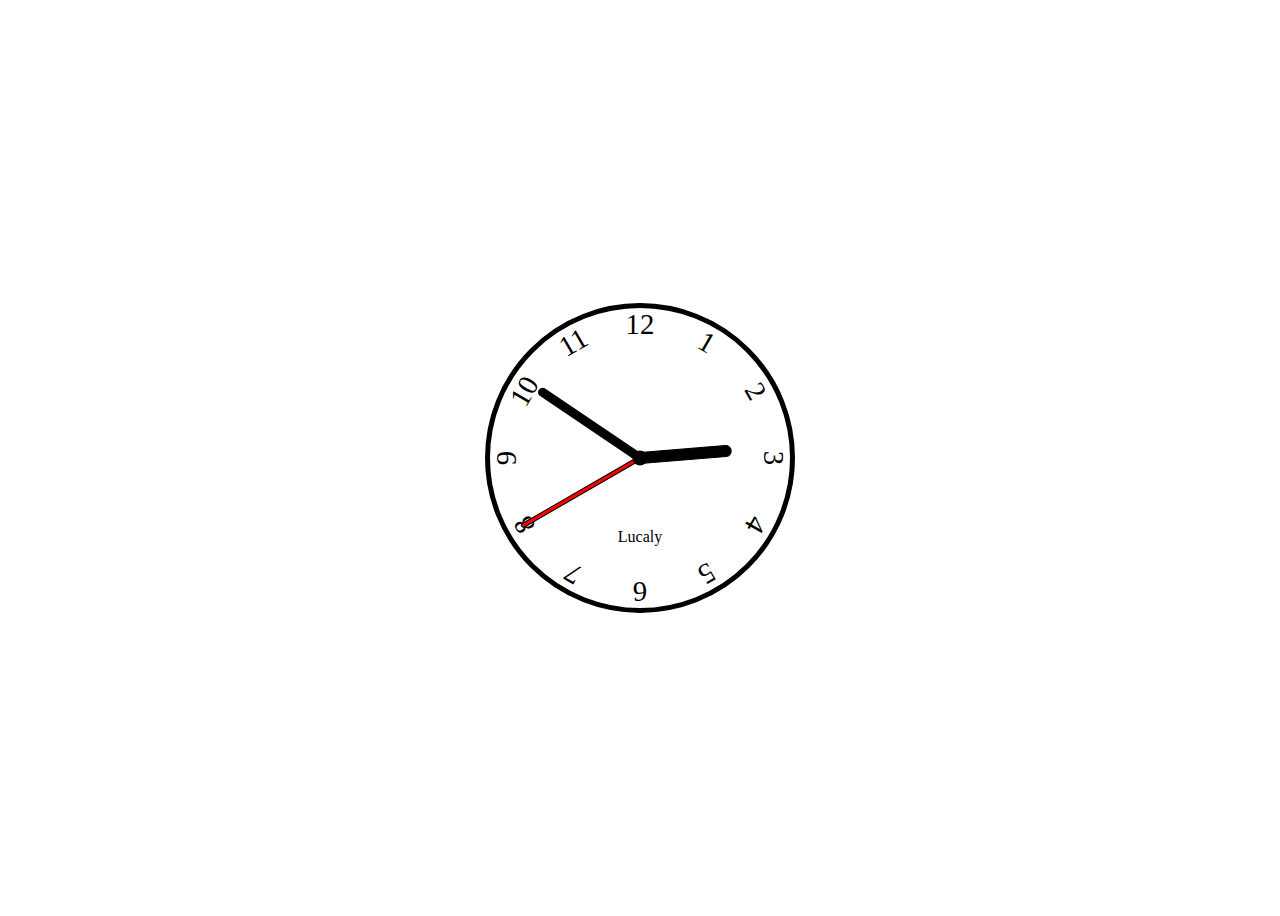
<file: clock/index.html>
<!DOCTYPE html>
<html lang="en">
  <head>
    <meta charset="UTF-8" />
    <meta http-equiv="X-UA-Compatible" content="IE=edge" />
    <meta name="viewport" content="width=device-width, initial-scale=1.0" />
    <link rel="icon" href="tytol2.svg" type="image/x-icon" />
    <link rel="stylesheet" href="style1.css" />
    <title>Clock</title>
  </head>
  <body>
    <div class="clock">
      <div class="written">Lucaly</div>
      <div class="hand hour" data-hour-hand></div>
      <div class="hand minute" data-minute-hand></div>
      <div class="hand second" data-second-hand></div>
      <div class="number number1">1</div>
      <div class="number number2">2</div>
      <div class="number number3">3</div>
      <div class="number number4">4</div>
      <div class="number number5">5</div>
      <div class="number number6">6</div>
      <div class="number number7">7</div>
      <div class="number number8">8</div>
      <div class="number number9">9</div>
      <div class="number number10">10</div>
      <div class="number number11">11</div>
      <div class="number number12">12</div>
    </div>
    <script src="main.js"></script>
  </body>
</html>
</file>
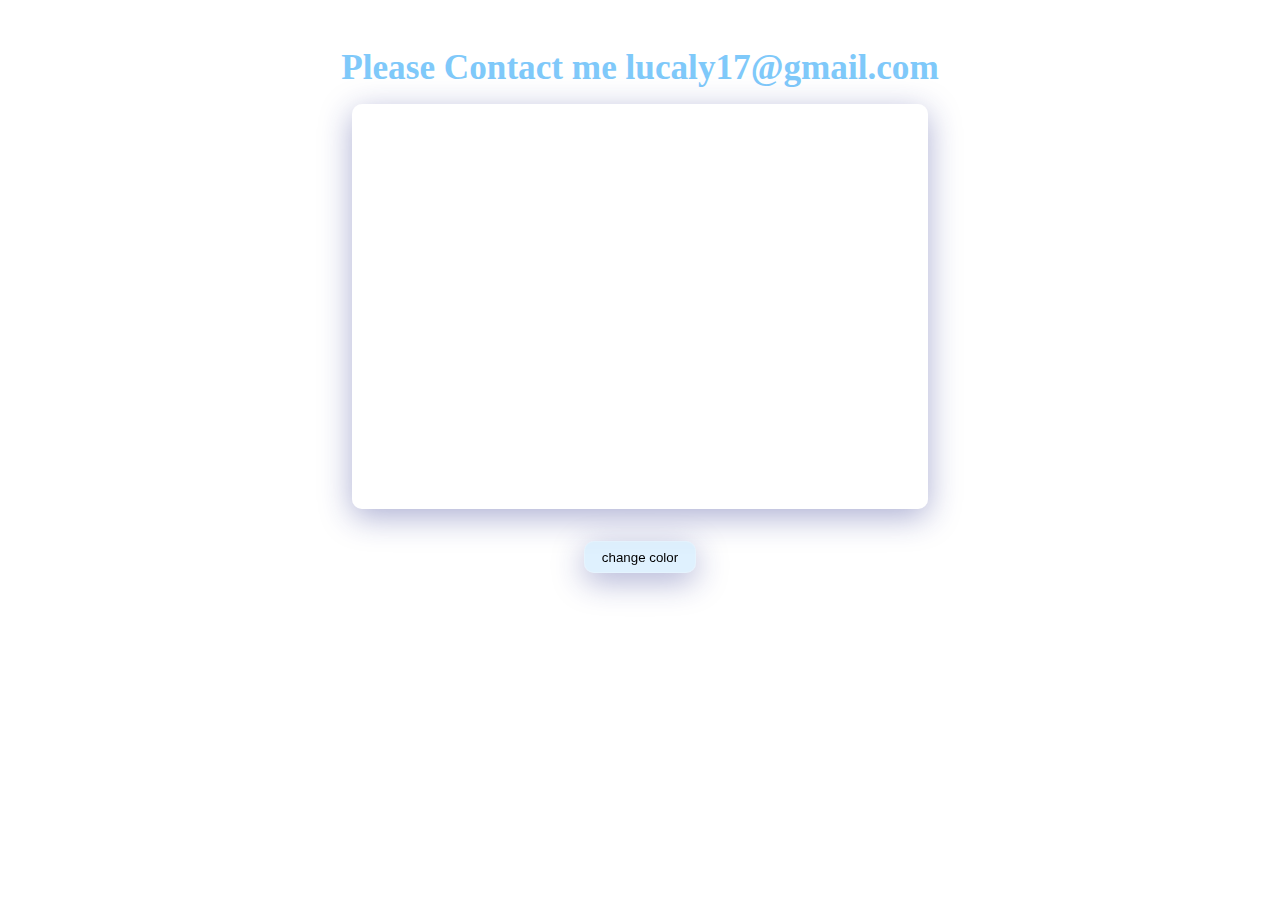
<file: color genreter/index.html>
<!DOCTYPE html>
<html lang="en">
<head>
    <meta charset="UTF-8">
    <meta http-equiv="X-UA-Compatible" content="IE=edge">
    <meta name="viewport" content="width=device-width, initial-scale=1.0">
    <link rel="stylesheet" href="css/style.css">
    
    <title>colours generator</title>
</head>
<body>
    <h1>Please Contact me lucaly17@gmail.com</h1>
    <div id="colordiv">

    </div>
    <button id="btn">change color</button>
    <script src="js/app.js"></script>
</body>
</html>
</file>
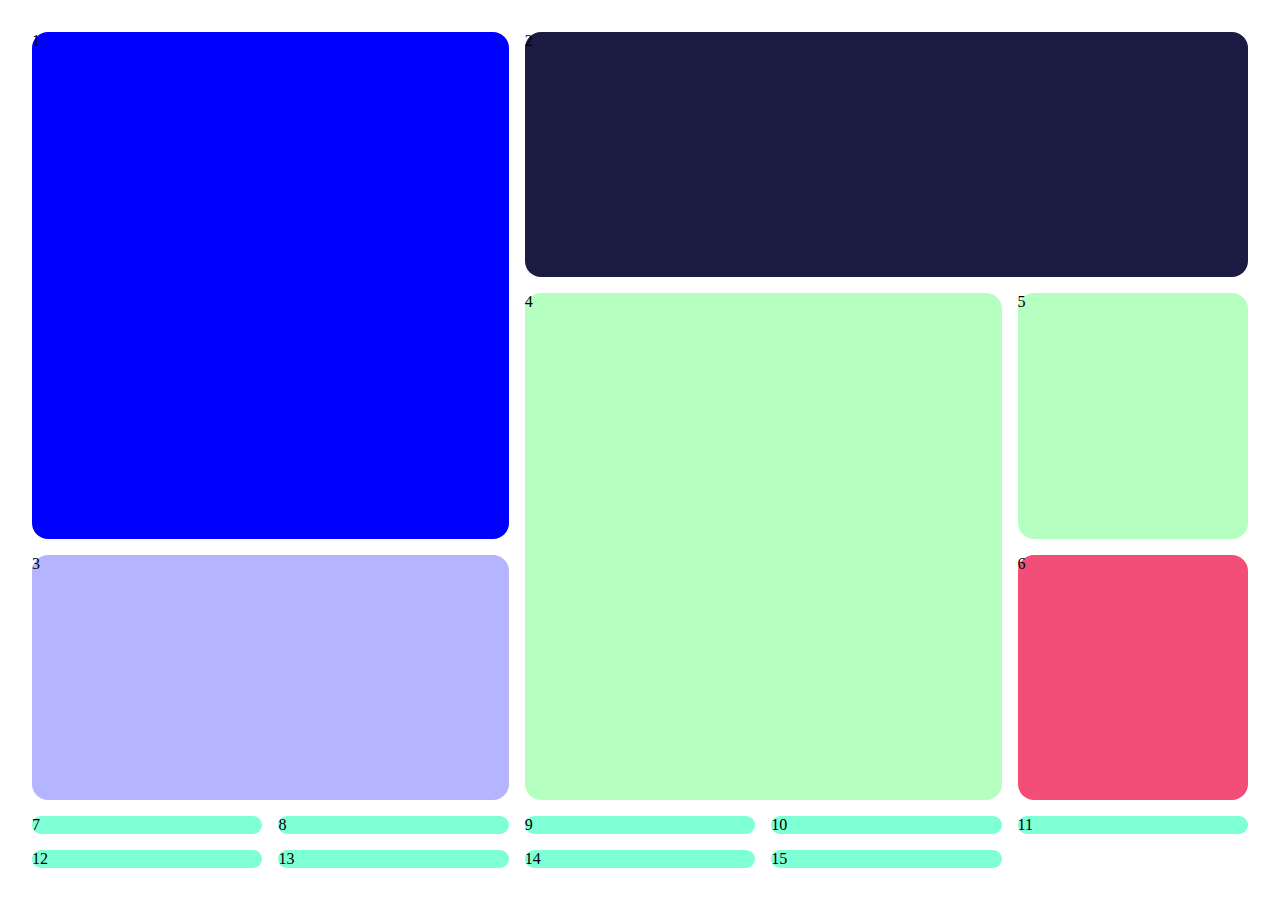
<file: css grid practice project/index.html>
<!DOCTYPE html>
<html lang="en">
  <head>
    <meta charset="UTF-8" />
    <meta http-equiv="X-UA-Compatible" content="IE=edge" />
    <meta name="viewport" content="width=device-width, initial-scale=1.0" />
    <link rel="stylesheet" href="style.css" />
    <title>css grid practice project</title>
  </head>
  <body>
    <div class="grid">
      <div class="item item1">1</div>
      <div class="item item2">2</div>
      <div class="item item3">3</div>
      <div class="item item4">4</div>
      <div class="item item5">5</div>
      <div class="item item6">6</div>
      <div class="item item7">7</div>
      <div class="item item8">8</div>
      <div class="item item9">9</div>
      <div class="item item10">10</div>
      <div class="item item11">11</div>
      <div class="item item12">12</div>
      <div class="item item13">13</div>
      <div class="item item14">14</div>
      <div class="item item15">15</div>
    </div>
  </body>
</html>
</file>
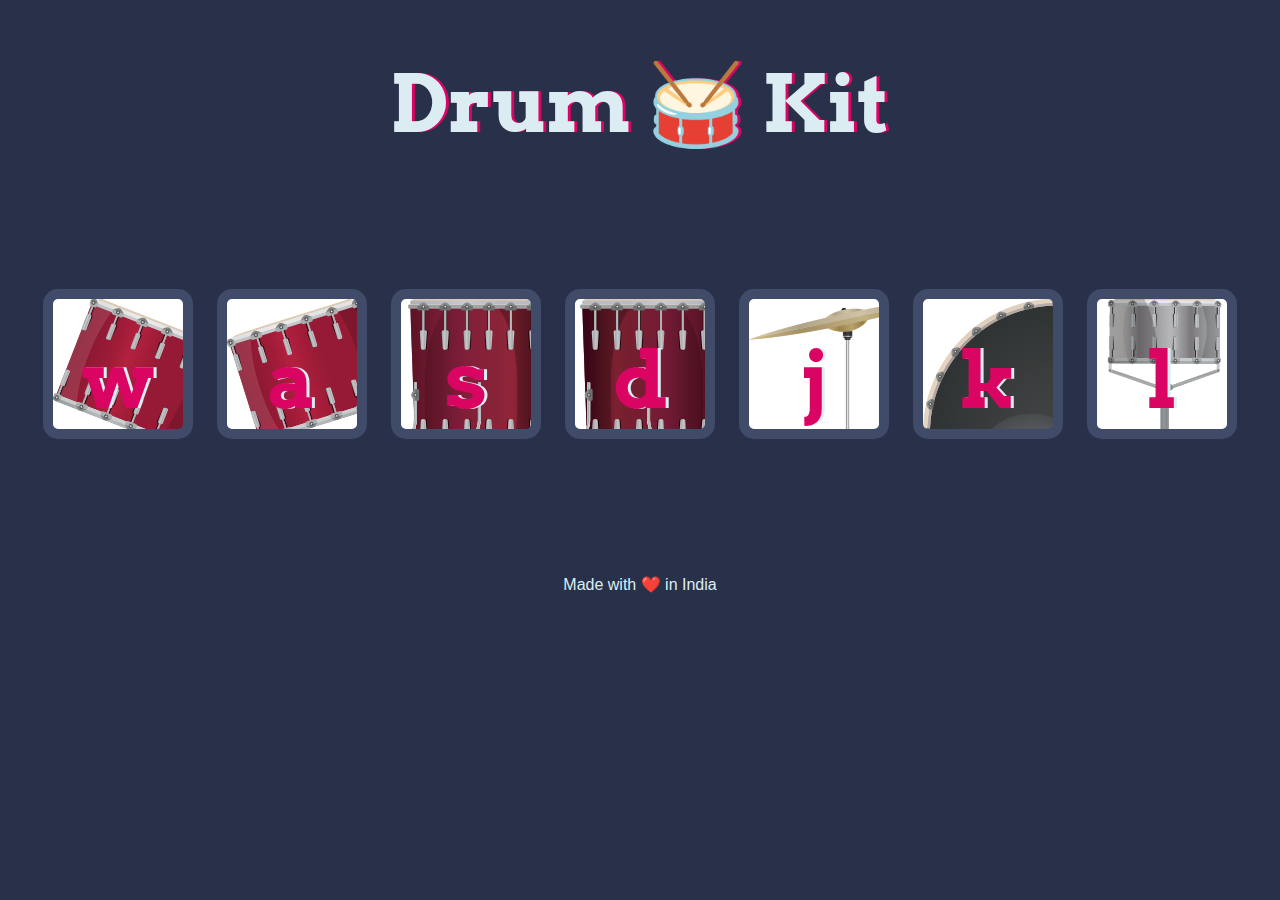
<file: Drum_Kit/index.html>
<!DOCTYPE html>
<html lang="en" dir="ltr">

<head>
  <meta charset="utf-8">
  <title>Drum Kit</title>
  <link rel="stylesheet" href="styles.css">
  <link href="https://fonts.googleapis.com/css?family=Arvo" rel="stylesheet">
</head>

<body>

  <h1 id="title">Drum 🥁 Kit</h1>
  <div class="set">
    <button class="w drum classname">w</button>
    <button class="a drum classname">a</button>
    <button class="s drum classname">s</button>
    <button class="d drum classname">d</button>
    <button class="j drum classname">j</button>
    <button class="k drum classname">k</button>
    <button class="l drum classname">l</button>
  </div>


  <footer>
    Made with ❤️ in India
  </footer>
  <script src="index.js"></script>
</body>

</html>
</file>
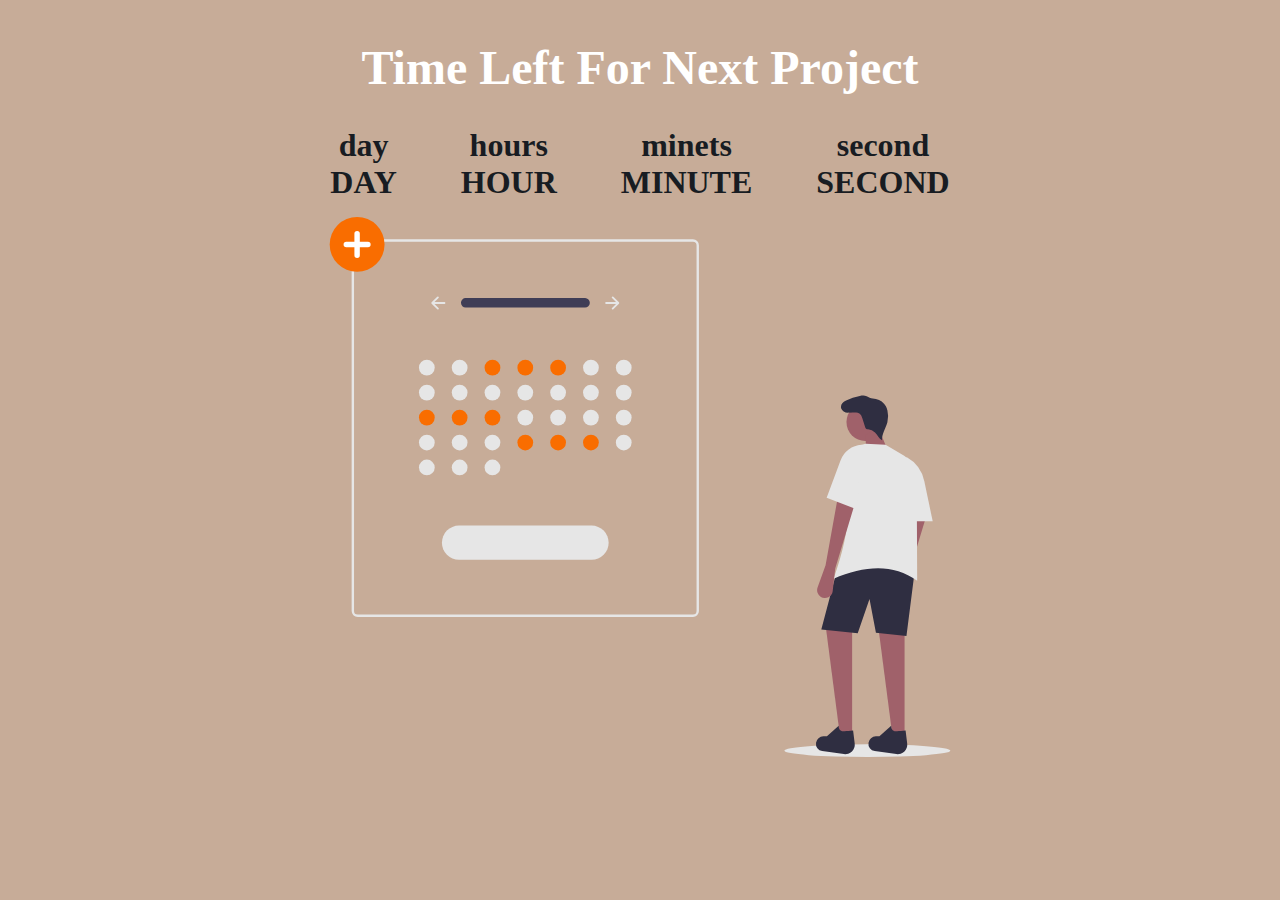
<file: project time management/index.html>
<!DOCTYPE html>
<html lang="en">
<head>
    <meta charset="UTF-8">
    <meta http-equiv="X-UA-Compatible" content="IE=edge">
    <meta name="viewport" content="width=device-width, initial-scale=1.0">
    <title>Dead line</title>
    <link rel = "icon" href ="tytol.svg" type = "image/x-icon">
    <link rel="stylesheet" href="style.css">
</head>
<body>
    <section>
            <div>
                <h1>Time left for Next Project</h1>
            </div>
            <div class="main-time">
            <div>
                <h3 class="day">day</h3>
                <h3>DAY</h3>

            </div>
            <div>
                <h3 class="hours">hours</h3>
                <h3>HOUR</h3>

            </div>
            <div>
                <h3 class="minets">minets</h3>
                <h3>MINUTE</h3>

            </div>
            <div>
                <h3 class="second">second</h3>
                <h3>SECOND</h3>

            </div>
        </div>
            <figure>
                <img src="main2.svg" alt="main image">
            </figure>
    </section>
    <script src="app.js"></script>
</body>
</html>
</file>
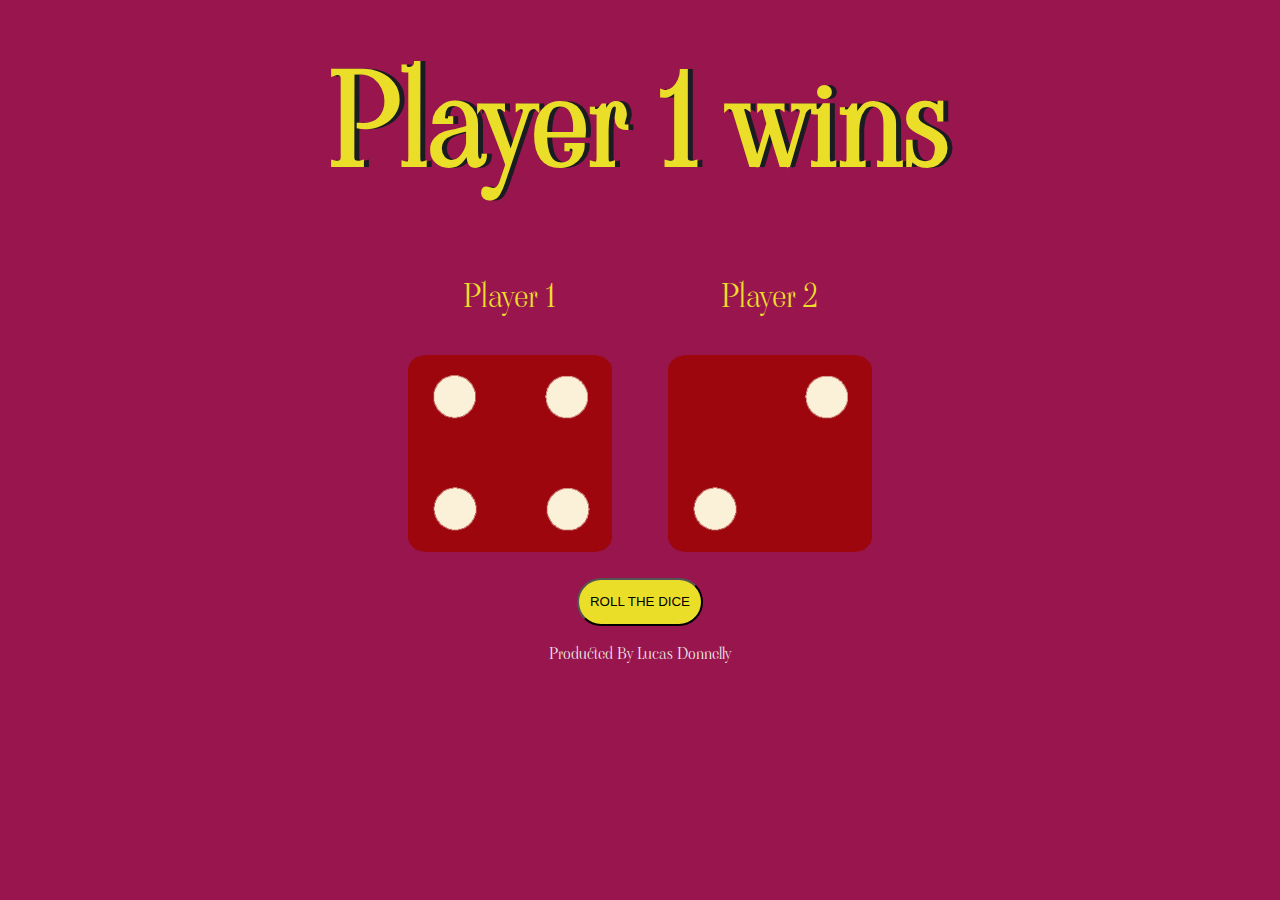
<file: Dicee Game/dicee.html>
<!DOCTYPE html>
<html lang="en" dir="ltr">
  <head>
    <meta charset="utf-8">
    <title>Dicee</title>
    <link rel="stylesheet" href="styles.css">
    <link rel = "icon" href ="images/di.png" type = "image/x-icon">
  </head>
  <body>

    <div class="container">
      <h1>Refresh Me</h1>

      <div class="dice">
        <p>Player 1</p>
        <img class="img1 image360" src="images/dice6.png">
      </div>
      
      <div class="dice">
        <p>Player 2</p>
        <img class="img2 image360" src="images/dice6.png">
      </div>

    </div>

    <button type="submit" onClick="refreshPage()">roll the dice</button>
<script src="main.js"></script>
  </body>

  <footer>
   Producted By Lucas Donnelly 
  </footer>
</html>
</file>
<file: clock/style1.css>
body {
  background: #ffffff;
  display: flex;
  justify-content: center;
  align-items: center;
  min-height: 100vh;
  overflow: hidden;
}

.clock {
  width: 300px;
  height: 300px;
  background: transparent;
  border-radius: 50%;
  border: 5px solid black;
  position: relative;
}
.clock .written {
  --rotation: 0;
  position: absolute;
  margin-top: 220px;
  width: 100%;
  height: 100%;
  text-align: center;
  transform: rotate(var(--rotation));
  font-size: 2;
  font-family: Cochin, Georgia, Times, 'Times New Roman', serif;
  /* --rotation: 30deg; */
}
.clock .number {
  --rotation: 0;
  position: absolute;
  width: 100%;
  height: 100%;
  text-align: center;
  transform: rotate(var(--rotation));
  font-size: 1.8rem;
}

.clock .number1 {
  --rotation: 30deg;
}
.clock .number2 {
  --rotation: 60deg;
}
.clock .number3 {
  --rotation: 90deg;
}
.clock .number4 {
  --rotation: 120deg;
}
.clock .number5 {
  --rotation: 150deg;
}
.clock .number6 {
  --rotation: 180deg;
}
.clock .number7 {
  --rotation: 210deg;
}
.clock .number8 {
  --rotation: 240deg;
}
.clock .number9 {
  --rotation: 270deg;
}
.clock .number10 {
  --rotation: 300deg;
}
.clock .number11 {
  --rotation: 330deg;
}

.clock .hand {
  --rotation: 0;
  position: absolute;
  bottom: 50%;
  left: 50%;
  border: 1px solid rgb(0, 0, 0);
  border-top-left-radius: 10px;
  border-top-right-radius: 10px;
  transform-origin: bottom;
  z-index: 10;
  transform: translateX(-50%) rotate(calc(var(--rotation) * 1deg));
}

.clock::after {
  content: "";
  position: absolute;
  background-color: black;
  z-index: 11;
  width: 15px;
  height: 15px;
  top: 50%;
  left: 50%;
  transform: translate(-50%, -50%);
  border-radius: 50%;
}

.clock .hand.second {
  width: 3px;
  height: 45%;
  background-color: red;
}

.clock .hand.minute {
  width: 7px;
  height: 40%;
  background-color: black;
}

.clock .hand.hour {
  width: 10px;
  height: 30%;
  background-color: black;
}
</file>
<file: color genreter/css/style.css>
* {
  padding: 0;
  margin: 0;
  -webkit-box-sizing: border-box;
          box-sizing: border-box;
}

body {
  background-color: white;
  display: -webkit-box;
  display: -ms-flexbox;
  display: flex;
  -webkit-box-align: center;
      -ms-flex-align: center;
          align-items: center;
  -webkit-box-pack: center;
      -ms-flex-pack: center;
          justify-content: center;
  -webkit-box-orient: vertical;
  -webkit-box-direction: normal;
      -ms-flex-direction: column;
          flex-direction: column;
}

h1 {
  margin-top: 3rem;
  font-size: 2.2rem;
  font-weight: 900;
  color: #7fc9fa;
}

#colordiv {
  margin-top: 1rem;
  height: 45vh;
  width: 45%;
  background: rgba(255, 255, 255, 0.25);
  -webkit-box-shadow: 0 8px 32px 0 rgba(31, 38, 135, 0.37);
          box-shadow: 0 8px 32px 0 rgba(31, 38, 135, 0.37);
  backdrop-filter: blur(4px);
  -webkit-backdrop-filter: blur(4px);
  border-radius: 10px;
  border: 1px solid rgba(255, 255, 255, 0.18);
}

button {
  cursor: pointer;
  margin-top: 2rem;
  background: rgba(127, 201, 250, 0.25);
  -webkit-box-shadow: 0 8px 32px 0 rgba(31, 38, 135, 0.37);
          box-shadow: 0 8px 32px 0 rgba(31, 38, 135, 0.37);
  backdrop-filter: blur(5px);
  -webkit-backdrop-filter: blur(5px);
  border-radius: 10px;
  border: 1px solid rgba(255, 255, 255, 0.18);
  width: 7rem;
  height: 2rem;
}
/*# sourceMappingURL=style.css.map */
</file>
<file: css grid practice project/style.css>
* {
  margin: 0;
  padding: 0;
  box-sizing: border-box;
}
.grid {
  display: grid;
  grid-template-columns: repeat(5, 1fr);
  grid-template-rows: repeat(3, 1fr);
  height: 100vh;
  grid-gap: 1rem;
  padding: 2rem;
}
.item {
  background-color: aquamarine;
  border-radius: 1rem;
}
.item1 {
  grid-row-start: 1;
  grid-row-end: 3;
  grid-column-start: 1;
  grid-column-end: 3;
  background-color: blue;
}
.item2 {
  grid-row-start: 1;
  grid-row-end: 2;
  grid-column-start: 3;
  grid-column-end: 6;
  background-color: rgb(27, 27, 68);
}
.item3 {
  grid-row: 3/4;
  grid-column: 1/3;
  background-color: rgb(181, 181, 255);
}
.item4 {
  grid-row: 2/4;
  grid-column: 3/5;
  background-color: rgb(181, 255, 193);
}
.item5 {
  grid-row: 2/3;
  grid-column: 5/6;
  background-color: rgb(181, 255, 193);
}
.item6 {
  grid-row: 3/4;
  grid-column: 5/6;
  background-color: rgb(243, 78, 120);
}

@media only screen and (max-width: 992px) {
  .grid {
    height: 200vh;
    display: grid;
    grid-template-columns: repeat(5, 1fr);
    grid-template-rows: repeat(4, 1fr);
  }

  .item4 {
    grid-row: 2/4;
    grid-column: 3/6;
    background-color: rgb(181, 255, 193);
  }
  .item5 {
    grid-row: 4/5;
    grid-column: 1/3;
    background-color: rgb(181, 255, 193);
  }
  .item6 {
    grid-row: 4/5;
    grid-column: 3/6;
    background-color: rgb(243, 78, 120);
  }
}

@media only screen and (max-width: 768px) {
  .grid {
    display: grid;
    height: 200vh;
    grid-template-columns: repeat(2, 1fr);
    grid-template-rows: repeat(6, 1fr);
  }
  .item3 {
    grid-row: 3/4;
    grid-column: 1/3;
    background-color: rgb(181, 181, 255);
  }
  .item1 {
    grid-row: 1/2;
    grid-column: 1/3;
    background-color: rgb(33, 240, 222);
  }
  .item2 {
    grid-row: 2/3;
    grid-column: 1/3;
    background-color: rgb(28, 28, 51);
  }
  .item4 {
    grid-row: 4/5;
    grid-column: 1/3;
    background-color: rgb(181, 255, 193);
  }
  .item5 {
    grid-row: 5/6;
    grid-column: 1/3;
    background-color: rgb(181, 255, 193);
  }
  .item6 {
    grid-row: 6/7;
    grid-column: 1/3;
    background-color: rgb(243, 78, 120);
  }
}
</file>
<file: Drum_Kit/styles.css>
body {
  text-align: center;
  background-color: #283149;
}

h1 {
  font-size: 5rem;
  color: #dbedf3;
  font-family: "Arvo", cursive;
  text-shadow: 3px 0 #da0463;
}

footer {
  color: #dbedf3;
  font-family: sans-serif;
}

.w {
  background-image: url("images/tom1.png");
}

.a {
  background-image: url("images/tom2.png");
}

.s {
  background-image: url("images/tom3.png");
}

.d {
  background-image: url("images/tom4.png");
}

.j {
  background-image: url("images/crash.png");
}

.k {
  background-image: url("images/kick.png");
}

.l {
  background-image: url("images/snare.png");
}

.set {
  margin: 10% auto;
}

.game-over {
  background-color: red;
  opacity: 0.8;
}

.pressed {
  box-shadow: 0 3px 4px 0 #dbedf3;
  opacity: 0.5;
}

.red {
  color: red;
}

.drum {
  outline: none;
  border: 10px solid #404b69;
  font-size: 5rem;
  font-family: "Arvo", cursive;
  line-height: 2;
  font-weight: 900;
  color: #da0463;
  text-shadow: 3px 0 #dbedf3;
  border-radius: 15px;
  display: inline-block;
  width: 150px;
  height: 150px;
  text-align: center;
  margin: 10px;
  background-color: white;
}
</file>
<file: project time management/style.css>
*{
    padding: 0;
    box-sizing: border-box;
}

body{
    background-color: #c7ac98;
}
section{
    display: flex;
    align-items: center;
    justify-content: center;
    flex-direction: column;
}
h1{
    font-size: 3rem;
    color: #ffffff;
    text-transform: capitalize;
}
figure img{
    width: 60vw;
    height: 60vh;
}
.main-time {
    display: flex;
    text-align: center;
    flex-direction: row;
}
.main-time h3 {
    color: #181c22;
    font-size: 2rem;
    margin:0 2rem 0 2rem ;
}
</file>
<file: Dicee Game/styles.css>
@import url("https://fonts.googleapis.com/css2?family=Viaoda+Libre&display=swap");
body {
  background-color: #99154e;
  font-family: "Viaoda Libre", cursive;
  overflow: hidden;
}

.container {
  width: 70%;
  margin: auto;
  text-align: center;
}

.dice {
  text-align: center;
  display: inline-block;
}

h1 {
  margin: 30px;
  text-shadow: 5px 0 #191c20;
  font-size: 8rem;
  color: #ebde29;
}

p {
  font-size: 2rem;
  color: #ebde29;
}

img {
  width: 80%;
}

button {
  width: 10%;
  height: 3rem;
  margin-left: 45%;
  margin-right: 45%;
  margin-top: 1rem;
  margin-bottom: 1rem;
  outline: none;
  border-radius: 20rem;
  background-color: #ebde29;
  text-transform: uppercase;
}
footer {
  color: #eeeeee;
  text-align: center;
}

.image360 {
  -webkit-animation-name: spin;
  -webkit-animation-duration: 0.6s;
  -webkit-animation-iteration-count: 1;
  -webkit-animation-timing-function: linear;

  -moz-animation-name: spin;
  -moz-animation-duration: 0.6s;
  -moz-animation-iteration-count: 1;
  -moz-animation-timing-function: linear;

  -ms-animation-name: spin;
  -ms-animation-duration: 0.6s;
  -ms-animation-iteration-count: 1;
  -ms-animation-timing-function: linear;

  animation-name: spin;
  animation-duration: 0.6s;
  animation-iteration-count: 1;
  animation-timing-function: linear;
}

@-moz-keyframes spin {
  from {
    -moz-transform: rotate(0deg);
  }
  to {
    -moz-transform: rotate(360deg);
  }
}

@-webkit-keyframes spin {
  from {
    -webkit-transform: rotate(0deg);
  }
  to {
    -webkit-transform: rotate(360deg);
  }
}
@keyframes spin {
  from {
    transform: rotate(0deg);
  }
  to {
    transform: rotate(360deg);
  }
}
</file>
